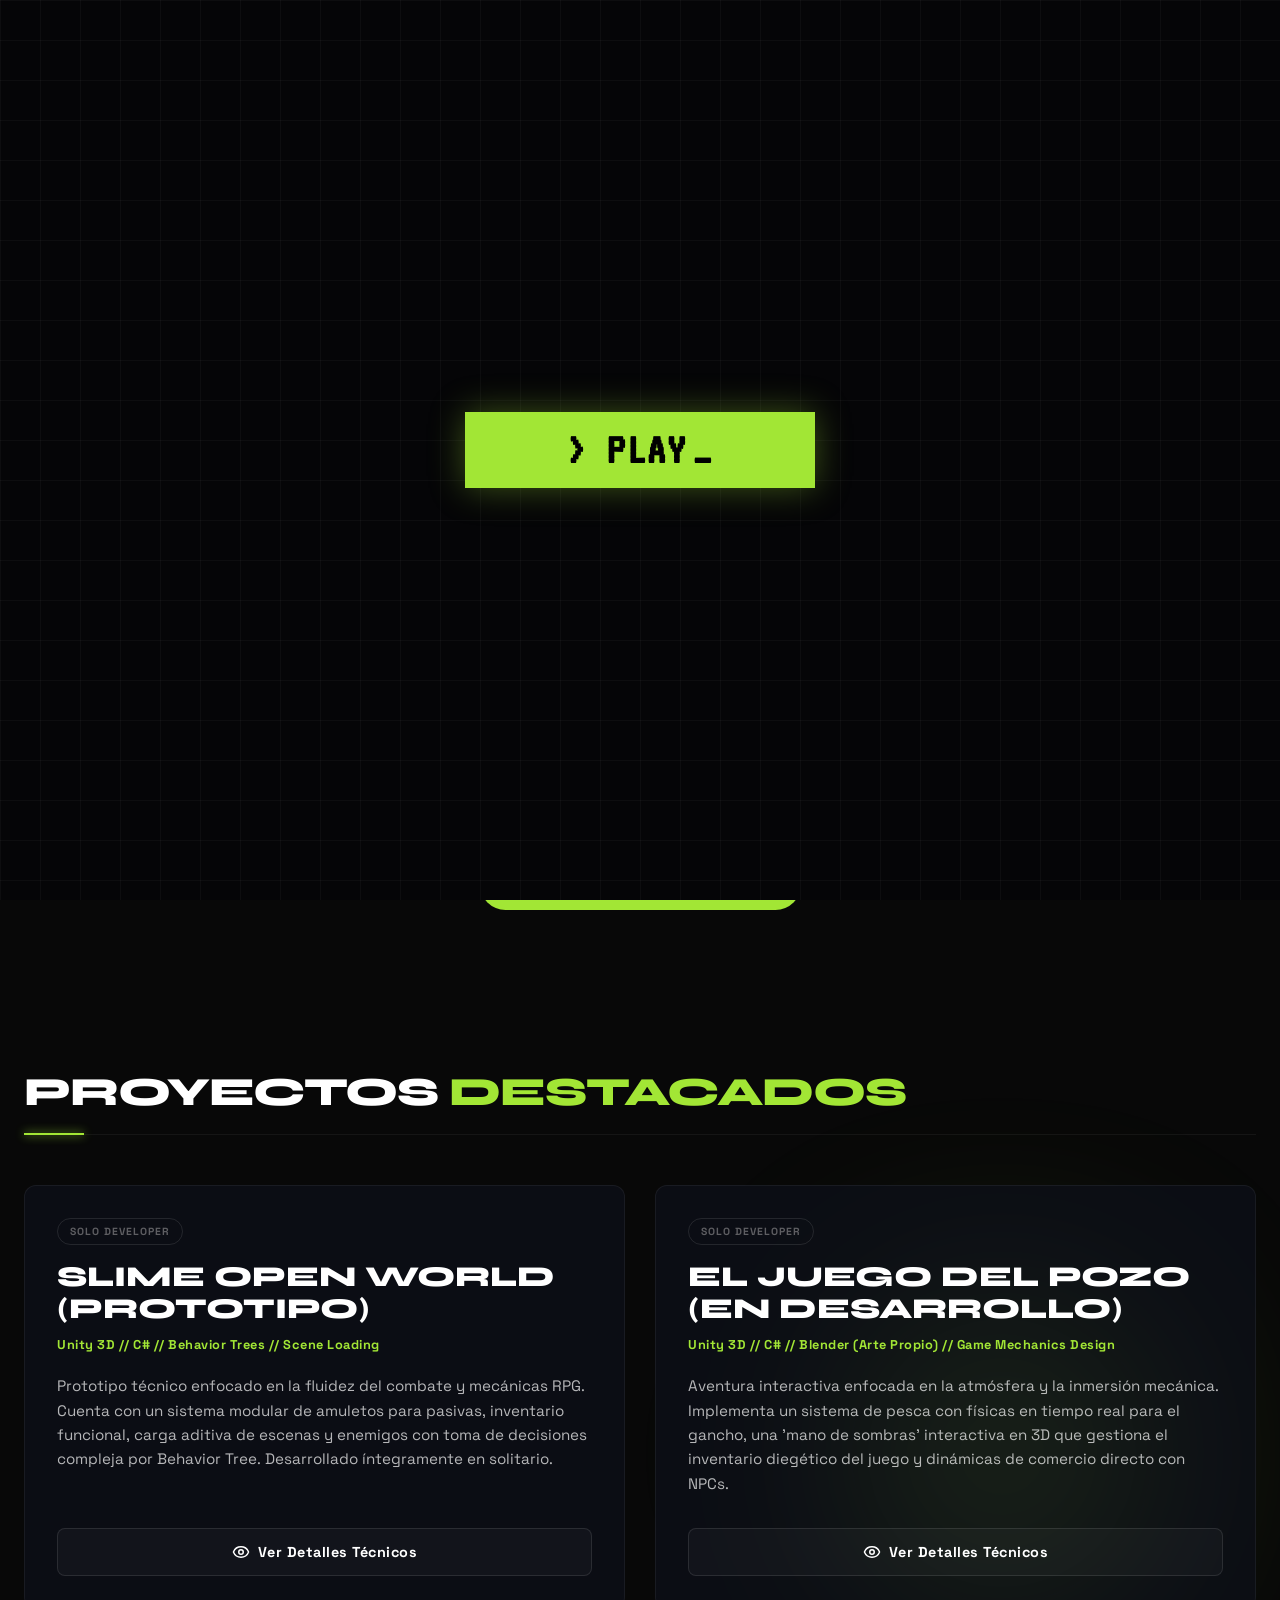
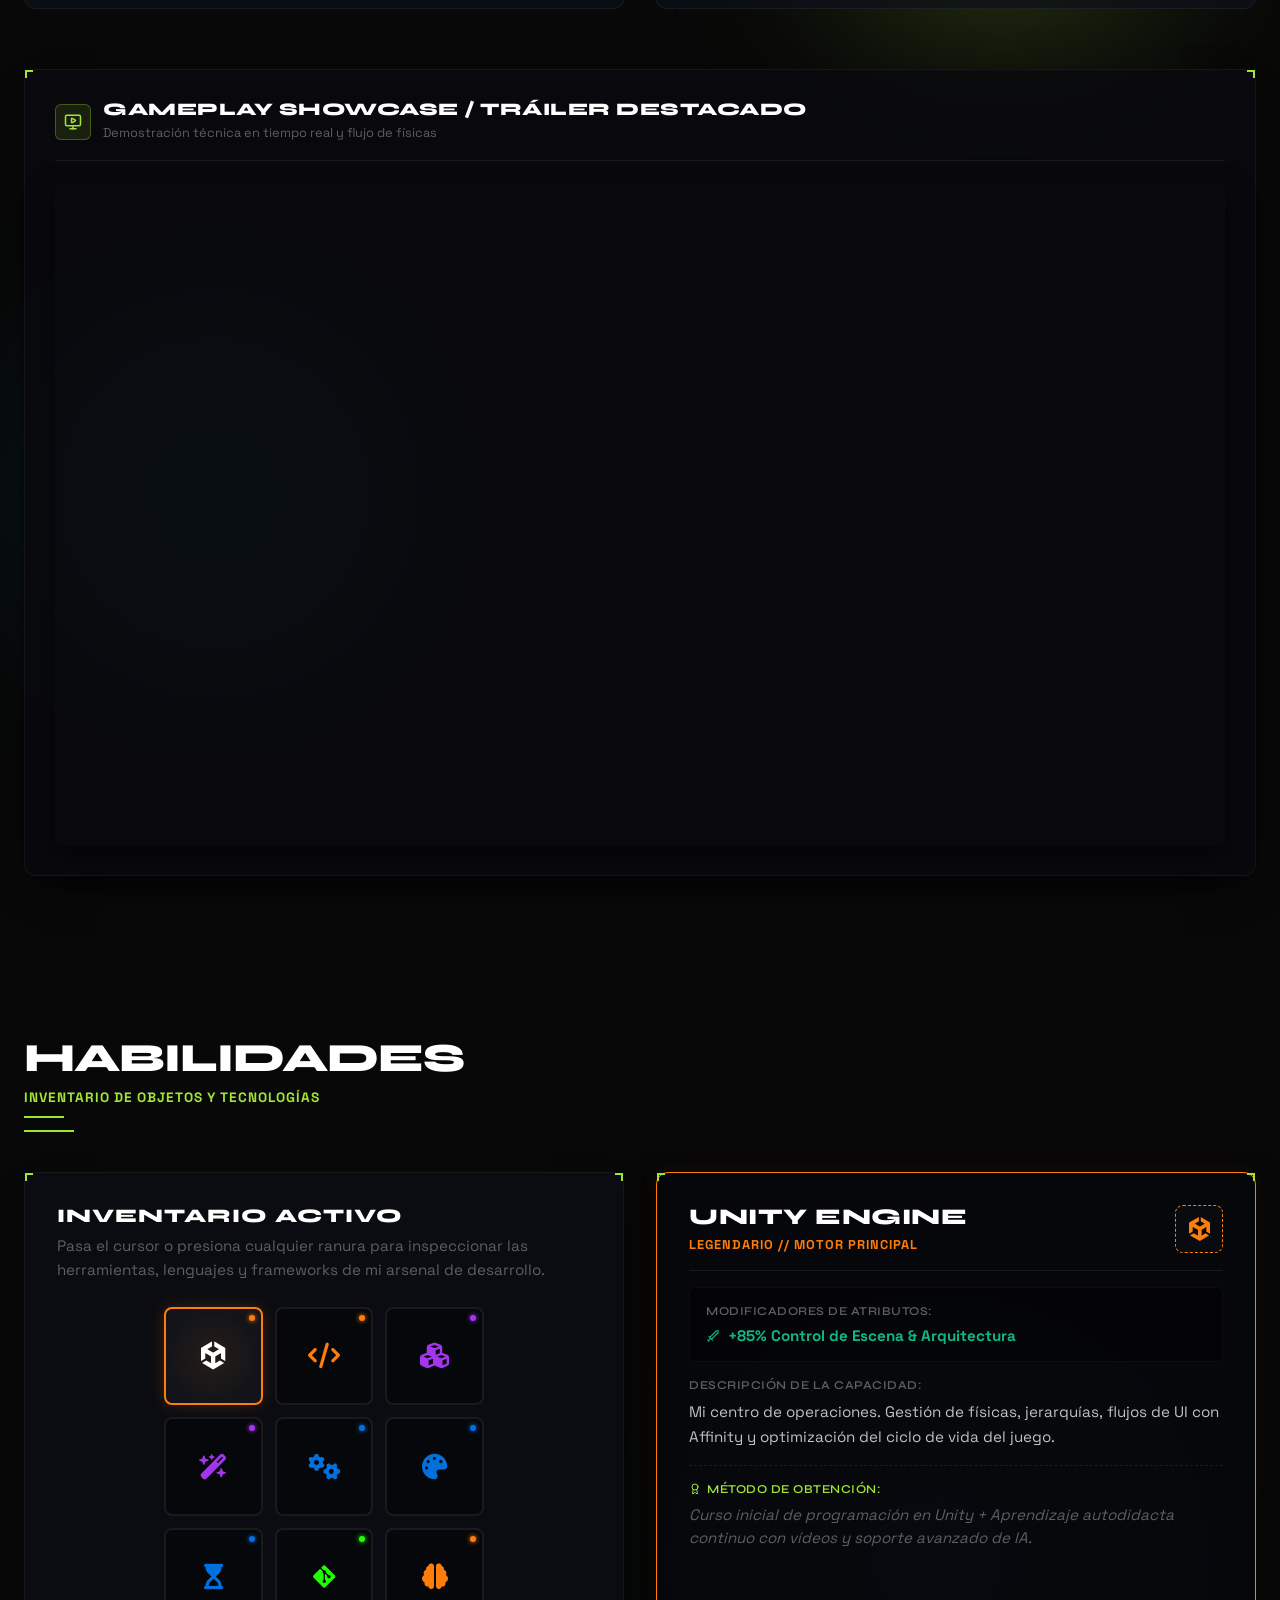
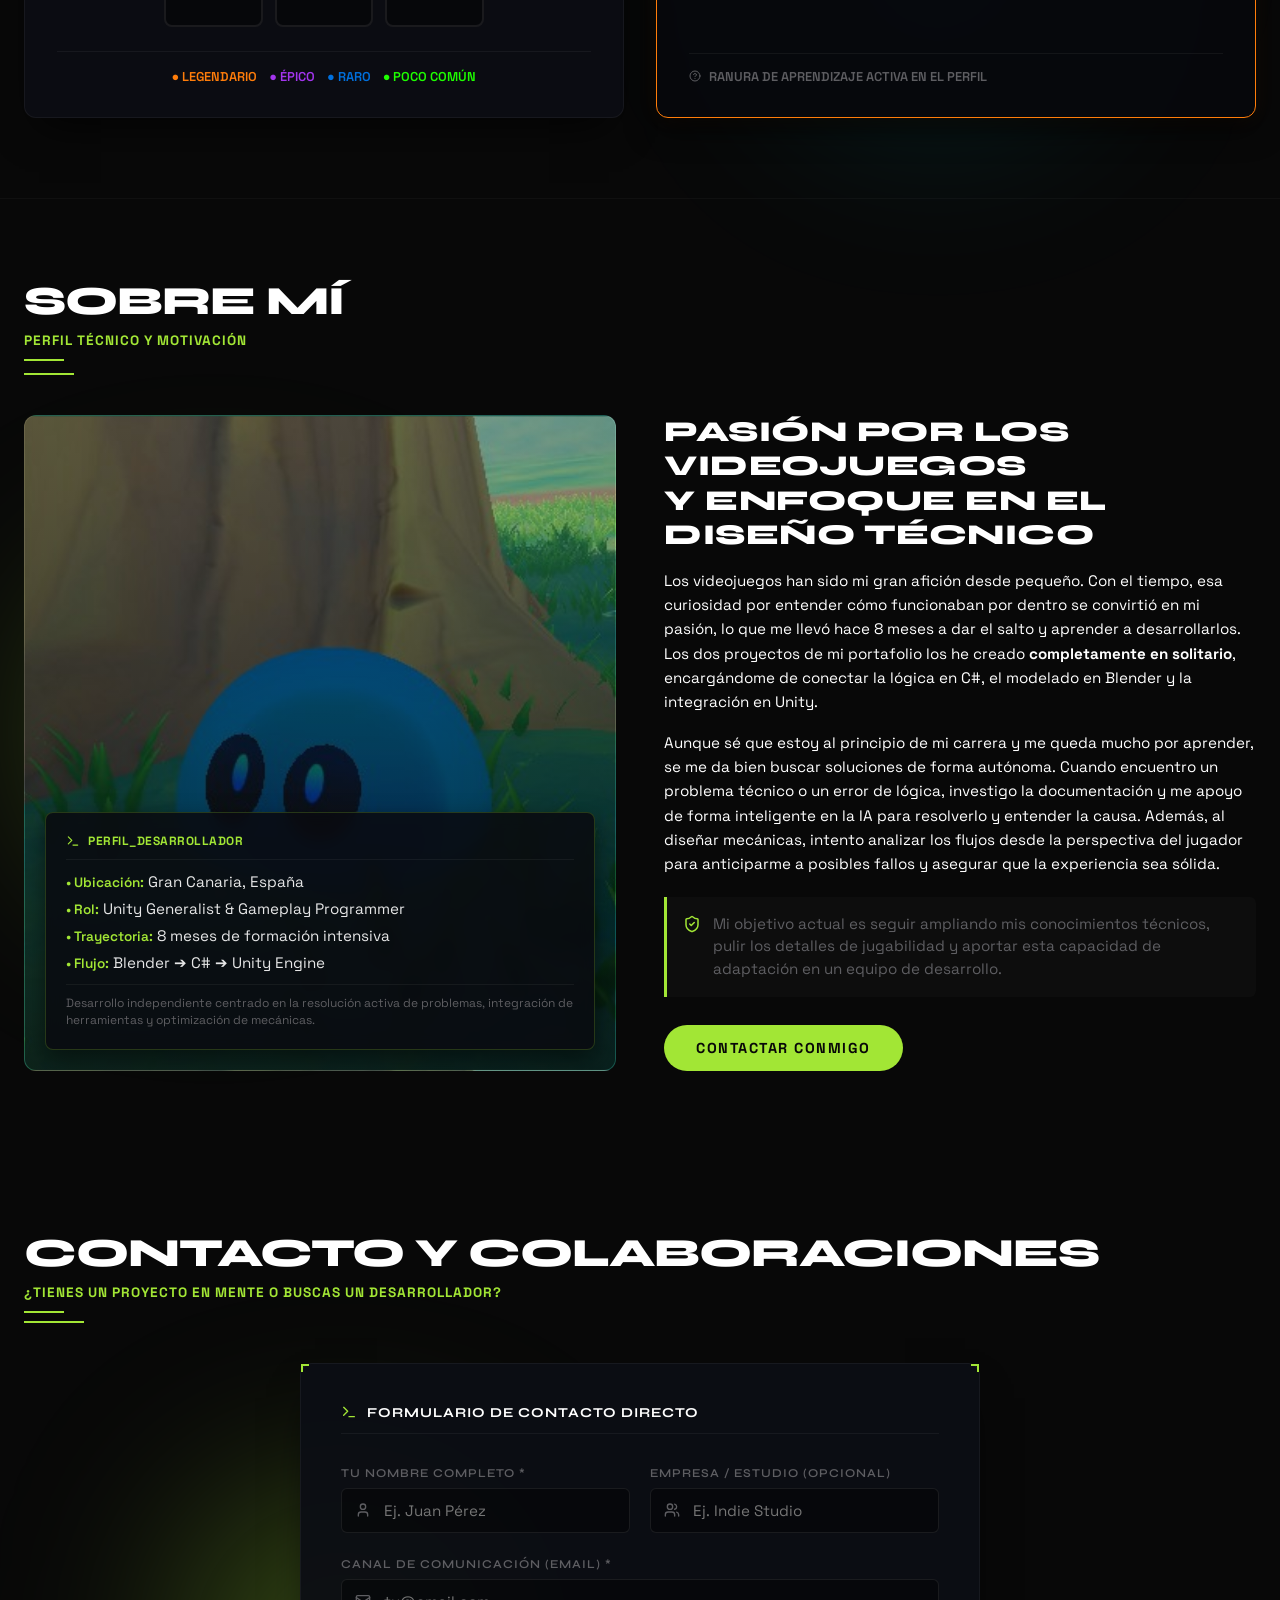
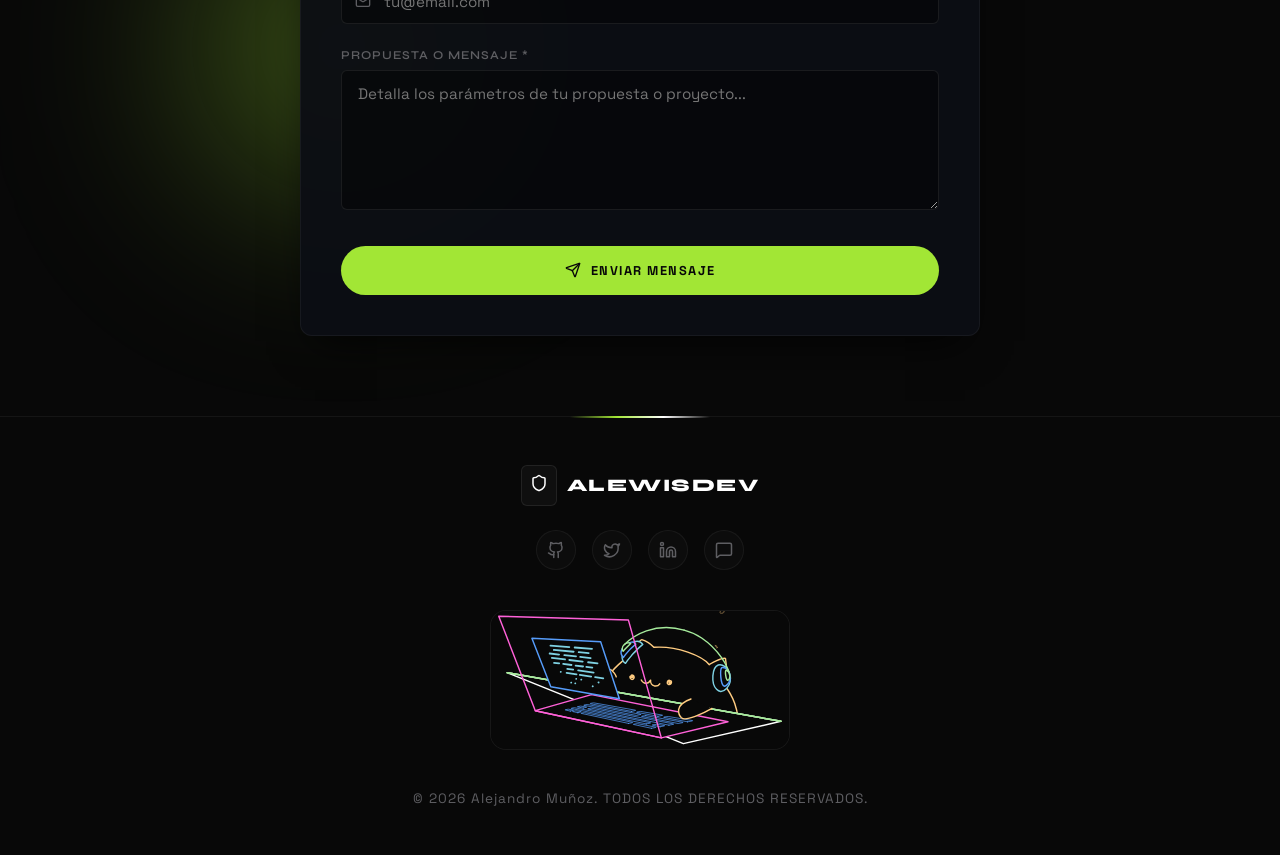
<file: index.html>
<!doctype html>
<html lang="en">
  <head>
    <meta charset="UTF-8" />
    <link rel="icon" type="image/svg+xml" href="/vite.svg" />
    <meta name="viewport" content="width=device-width, initial-scale=1.0" />
    <title>alewisdev // Desarrollador de Videojuegos Indie & Programador Gameplay Junior</title>
    <meta name="description" content="Entra en el hub de alewisdev. Portafolio de desarrollo de videojuegos indie con atributos RPG, misiones completadas e inventario de herramientas." />
    <!-- Google Fonts -->
    <link rel="preconnect" href="https://fonts.googleapis.com">
    <link rel="preconnect" href="https://fonts.gstatic.com" crossorigin>
    <link href="https://fonts.googleapis.com/css2?family=Space+Grotesk:wght@300;400;500;600;700&family=Syne:wght@700;800&family=Russo+One&family=VT323&display=swap" rel="stylesheet">
    <!-- Font Awesome -->
    <link rel="stylesheet" href="https://cdnjs.cloudflare.com/ajax/libs/font-awesome/6.5.2/css/all.min.css" integrity="sha512-SnH5WK+bZxgPHs44uWIX+LLJAJ9/2PkPKZ5QiAj6Ta86w+fsb2TkcmfRyVX3pBnMFcV7oQPJkl9QevSCWr3W6A==" crossorigin="anonymous" referrerpolicy="no-referrer" />
    <script type="module" crossorigin src="/assets/index-CwKR_Vzq.js"></script>
    <link rel="stylesheet" crossorigin href="/assets/index-DcYopaVm.css">
  </head>
  <body>
    <div id="root"></div>
  </body>
</html>
</file>
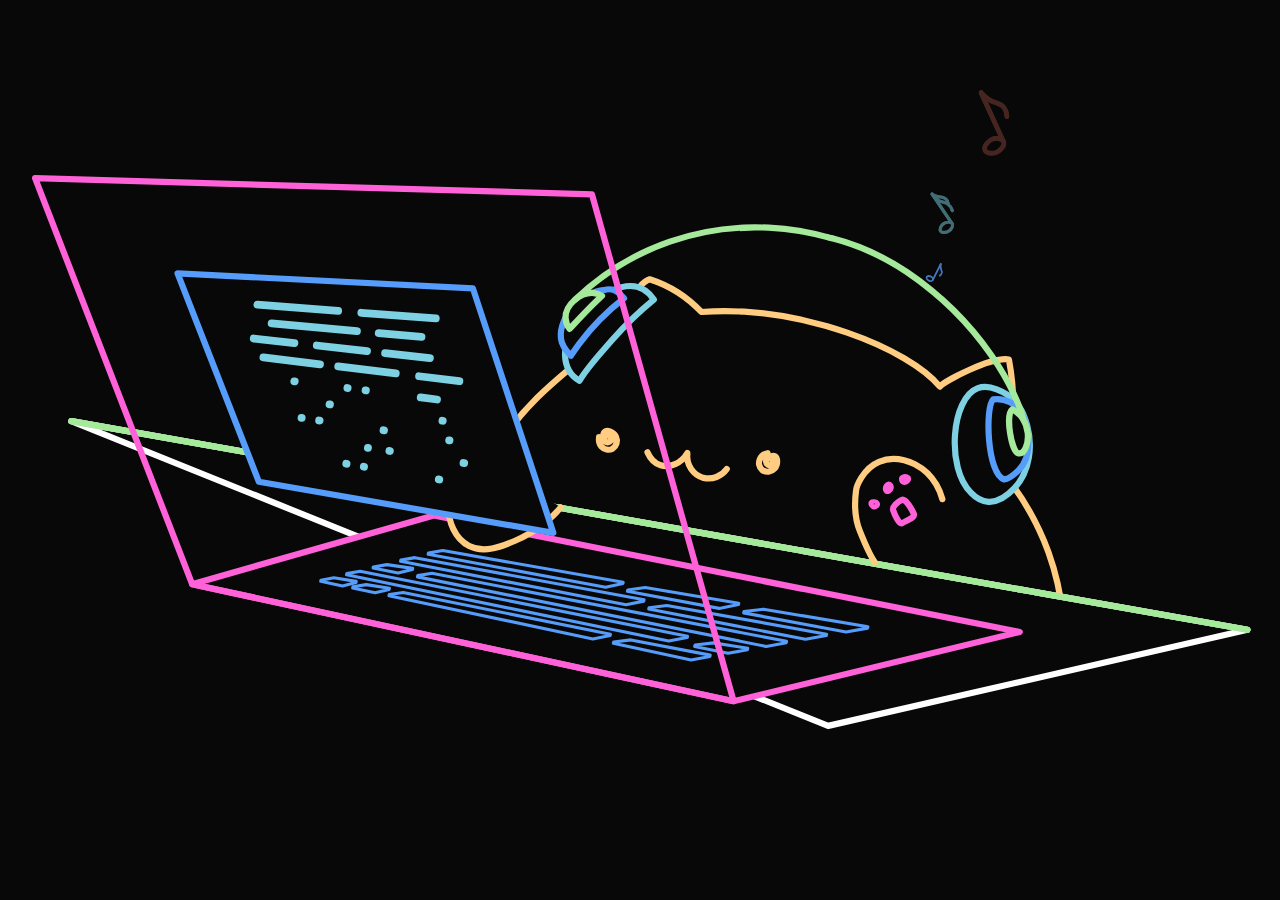
<file: bongo-cat/index.html>
<!DOCTYPE html>
<html lang="es">
<head>
  <meta charset="UTF-8">
  <meta name="viewport" content="width=device-width, initial-scale=1.0">
  <title>Bongo Cat</title>
  <style>
    :root {
      --bg: #080808; /* Matches var(--bg-primary) of the footer theme */
      --green: #a5ea9b;
      --pink: #ff61d8;
      --blue: #569cfa;
      --orange: #ffcc81;
      --cyan: #7ed1e2;
    }

    body {
      height: 100vh;
      width: 100vw;
      background: var(--bg);
      display: flex;
      place-content: center;
      align-items: center;
      overflow: hidden;
      margin: 0;
      padding: 0;
    }

    .container {
      width: 100vw;
      height: 100vh;
      display: flex;
      align-items: center;
      justify-content: center;
    }
    
    .container svg {
      height: 95%;
      width: 95%;
      max-width: 100%;
      max-height: 100%;
      overflow: visible;
    }

    #bongo-cat {
      fill: var(--bg);
      stroke: #ffffff; /* Default stroke color */
      stroke-linecap: round;
      stroke-linejoin: round;
      stroke-width: 4px;
    }
    
    #bongo-cat .laptop-cover,
    #bongo-cat .headphone .band {
      fill: none;
    }
    
    #bongo-cat .paw, 
    #bongo-cat .head {
      stroke: var(--orange);
    }
    
    #bongo-cat .laptop-keyboard {
      stroke-width: 2px;
    }
    
    #bongo-cat .terminal-code {
      stroke-width: 5px;  
    }
    
    #bongo-cat .music .note, 
    #bongo-cat .laptop-base, 
    #bongo-cat .laptop-cover,
    #bongo-cat .paw .pads {
      stroke: var(--pink);   
    }
    
    #bongo-cat .table line,
    #bongo-cat .headphone .band,
    #bongo-cat .headphone .speaker path:nth-child(3) {
      stroke: var(--green);
    }

    #bongo-cat .terminal-frame,
    #bongo-cat .laptop-keyboard,
    #bongo-cat .headphone .speaker path:nth-child(2) {
      stroke: var(--blue);
    }
    
    #bongo-cat .terminal-code,
    #bongo-cat .headphone .speaker path:first-child {
      stroke: var(--cyan);
    }
  </style>
</head>
<body>
  <div class="container">
    <svg xmlns="http://www.w3.org/2000/svg" viewBox="0 0 783.55 354.91">
      <g id="bongo-cat">
        <g class="head">
          <path d="M280.4,221l383.8,62.6a171.4,171.4,0,0,0-9.2-40.5,174,174,0,0,0-28.7-50.5,163.3,163.3,0,0,0,3.2-73.8c-11.6-1.9-42,14.2-44.5,17.5-19.6-24-88.5-52.7-153.7-48.1A78.8,78.8,0,0,0,398,67.1c-9.8,2.9-19,29.7-19.4,33.7a320,320,0,0,0-31.7,23.6c-14,11.8-28.9,24.4-42.5,44.3A173,173,0,0,0,280.4,221Z" />
          <path d="M396.6,178.6c.4.9,2.7,6.5,8.5,8.4s13.4-1.2,17.2-7.9c-.9,7.5,3.8,14.3,10.4,16a14.4,14.4,0,0,0,15-5.7" />
          <path d="M474,179.2a6.6,6.6,0,0,0-4.9,3.6,6,6,0,0,0,1.5,7.3,6,6,0,0,0,7.9-1c2.3-2.6,2-7,.2-8s-5.9,1.6-5.7,3.5,1.9,2.8,3.2,2.3,1.1-2.2,1.1-2.3" />
          <path d="M365.4,168.9c0,.3-.8,3.6,1.5,6a5.9,5.9,0,0,0,7.2,1.4,6.1,6.1,0,0,0,2.2-7.7c-1.5-3.1-5.7-4.5-7.3-3.2s-.8,6,1,6.6,3.3-.7,3.3-2.1-1.5-1.8-1.6-1.9" />
          <g class="headphone headphone-right">
            <g class="speaker">
              <path d="M400.7,80.2c-14.1-20.8-40.2.3-50.7,15-8.7,12.2-9.7,30.3,2.8,37.3,5.4-9,11.8-15.6,21-26.2A214.1,214.1,0,0,1,400.7,80.2Z" />
              <path d="M381.5,79.4c-6.6-7.5-9.6-5.8-12.3-5.5-16.3,1.3-32,20.3-27.8,33.9a21.8,21.8,0,0,0,5.9,8.5c1.7-2.6,3.5-5.1,5.4-7.7A150.7,150.7,0,0,1,381.5,79.4Z" />
              <path d="M367.3,77.8a13.1,13.1,0,0,0-5.1-1.8c-8.5-.9-18.7,7.5-18.4,16.1a12.8,12.8,0,0,0,2.6,7c3.1-3.3,6.3-6.8,9.6-10.2S363.6,81.3,367.3,77.8Z" />
            </g>
            <path class="band" d="M515,40.6c-15.9-4.6-57-14.1-104,2.3a166.9,166.9,0,0,0-60.9,37.3" />
          </g>
        </g>
        <g class="music music-right">
          <g class="note">
            <g>
              <path d="M368.5,46.5c.5,2.1,1.2,3.5,3.8,6.3s5.1,4.3,6.5,7.2a11.1,11.1,0,0,1,.7,2,10.5,10.5,0,0,1-.7,6.5" />
              <path d="M368.5,46.5a20.8,20.8,0,0,0,2.4,11.7c2.3,4.4,5,5.4,6.8,9.5a17.5,17.5,0,0,1,.4,11" />
              <line x1="368.5" y1="47.7" x2="368.5" y2="92.8" />
              <path d="M368.5,92.8c.1-3.1-4.7-6.3-9-6.3s-8.7,2.7-8.7,5.8,4.8,5.7,8.7,5.8S368.3,95.8,368.5,92.8Z" />
            </g>
            <g>
              <path d="M368.5,46.5c.5,2.1,1.2,3.5,3.8,6.3s5.1,4.3,6.5,7.2a11.1,11.1,0,0,1,.7,2,10.5,10.5,0,0,1-.7,6.5" />
              <path d="M368.5,46.5a20.8,20.8,0,0,0,2.4,11.7c2.3,4.4,5,5.4,6.8,9.5a17.5,17.5,0,0,1,.4,11" />
              <line x1="368.5" y1="47.7" x2="368.5" y2="92.8" />
              <path d="M368.5,92.8c.1-3.1-4.7-6.3-9-6.3s-8.7,2.7-8.7,5.8,4.8,5.7,8.7,5.8S368.3,95.8,368.5,92.8Z" />
            </g>
          </g>
          <g class="note">
            <g>
              <polyline points="350 81.7 350 43.5 382.7 50.7 382.7 89.5" />
              <path d="M350,82.3c0-3.1-4.5-5.7-8.2-5.9s-9.3,2.8-9.2,6,4.7,5.7,8.6,5.7S349.9,85.5,350,82.3Z" />
              <path d="M382.7,89.9c0-3.1-4.4-5.7-8.2-5.8s-9.3,2.7-9.2,5.9,4.7,5.7,8.7,5.7S382.7,93.1,382.7,89.9Z" />
            </g>
            <g>
              <polyline points="350 81.7 350 43.5 382.7 50.7 382.7 89.5" />
              <path d="M350,82.3c0-3.1-4.5-5.7-8.2-5.9s-9.3,2.8-9.2,6,4.7,5.7,8.6,5.7S349.9,85.5,350,82.3Z" />
              <path d="M382.7,89.9c0-3.1-4.4-5.7-8.2-5.8s-9.3,2.7-9.2,5.9,4.7,5.7,8.7,5.7S382.7,93.1,382.7,89.9Z" />
            </g>
          </g>
          <g class="note">
            <polyline points="388.2 73.6 388.2 34.6 354.9 42.6 354.9 82.4" />
            <path d="M388.2,74.1c0-3-4.4-5.6-8.1-5.8s-9.2,2.8-9.1,6,4.6,5.6,8.6,5.6S388.2,77.3,388.2,74.1Z" />
            <path d="M354.9,81.9c0-3.1-4.4-5.7-8.2-5.9s-9.3,2.8-9.2,6,4.7,5.7,8.7,5.7S354.9,85.1,354.9,81.9Z" />
            <line x1="354.9" y1="48.4" x2="388.2" y2="40.3" />
            <line x1="354.9" y1="54.6" x2="388.2" y2="47" />
          </g>
          <g class="note">
            <g>
              <path d="M371.8,79.5c0-3.1-4.5-5.8-8.3-5.9s-9.3,2.8-9.2,6,4.7,5.7,8.7,5.7S371.8,82.7,371.8,79.5Z" />
              <line x1="371.8" y1="79.5" x2="371.8" y2="33.3" />
              <path d="M371.8,33.4a26.6,26.6,0,0,0,3.6,7.8c3.7,5.7,7.6,7,8.8,11.6.5,1.7.7,4.4-.9,8.3" />
            </g>
            <g>
              <path d="M371.8,79.5c0-3.1-4.5-5.8-8.3-5.9s-9.3,2.8-9.2,6,4.7,5.7,8.7,5.7S371.8,82.7,371.8,79.5Z" />
              <line x1="371.8" y1="79.5" x2="371.8" y2="33.3" />
              <path d="M371.8,33.4a26.6,26.6,0,0,0,3.6,7.8c3.7,5.7,7.6,7,8.8,11.6.5,1.7.7,4.4-.9,8.3" />
            </g>
          </g>
        </g>
        <g class="table">
          <polygon points="25.3 158.5 783.2 293 513 354.9 25.3 158.5" />
          <line x1="25.3" y1="158.5" x2="783.2" y2="293" fill="none" stroke="#8d00fc" stroke-miterlimit="10" stroke-width="4" />
          <line x1="783.2" y1="293" x2="25.3" y2="158.5" fill="none" />
        </g>
        <polygon class="laptop-base" points="103.2 263.6 258.9 219.3 636.5 294.4 452.1 339 103.2 263.6" />
        <g class="laptop-keyboard">
          <polygon points="369.6 265.6 255.3 244.3 255.5 243.5 264.7 241.9 380.9 262.3 380.8 263.1 369.6 265.6" />
          <polygon points="235.9 256.4 219.8 253.2 219.9 252.5 228.7 251 245.3 253.4 245.1 254.2 235.9 256.4" />
          <polygon points="473.1 303.7 248.4 258.9 248.6 258.1 257.7 256.6 486.2 300.4 486 301.3 473.1 303.7" />
          <polygon points="410.3 300.2 202.7 257.5 202.9 256.8 211.4 255.3 422.4 297.1 422.2 298 410.3 300.2" />
          <polygon points="448.5 308.1 427 303.7 427.3 302.8 439.2 301.4 461.2 304.9 461 305.8 448.5 308.1" />
          <polygon points="200.1 264.7 186 261.7 186.2 261 194.5 259.5 208.9 261.8 208.8 262.5 200.1 264.7" />
          <polygon points="221.1 269.1 206.6 266.1 206.8 265.3 215.4 263.9 230.3 266.2 230.1 267 221.1 269.1" />
          <polygon points="361.4 298.9 230 271 230.2 270.3 239.2 268.9 372.7 295.9 372.5 296.7 361.4 298.9" />
          <polygon points="442.8 279.2 383.7 268.2 383.9 267.3 395.1 265.7 455.4 275.9 455.2 276.7 442.8 279.2" />
          <polygon points="524.6 294.4 458.6 282.1 458.8 281.2 471.3 279.7 538.6 291 538.4 291.9 524.6 294.4" />
          <polygon points="424.7 312.4 374.6 301.7 374.8 300.9 385.9 299.5 437 309.3 436.8 310.2 424.7 312.4" />
          <polygon points="409.1 277.3 397.6 278.8 397.4 279.6 498.4 299.1 511.8 296.7 512 295.8 409.1 277.3" />
          <polygon points="394.2 274.5 394.4 273.6 246.7 246.5 237.7 248.1 237.5 248.8 382.8 276.8 394.2 274.5" />
        </g>
        <g class="paw paw-right">
          <path class="down" d="M289.1,181.7c-12.1,9.8-20.6,20.7-20.7,32.1-.2,9,3.8,20.4,13.3,25.2s20.1.6,29.6-3.4c13.4-5.7,23.9-14.6,29.4-21.5" />
          <g class="up">
            <path d="M327.3,170c-.4-1.4-6.3-18.8-23.5-23.5-.8-.2-18.6-4.7-28.9,6.3-8.4,9.1-6,22.5-4.6,30.2a54.3,54.3,0,0,0,8.1,19.9" />
            <g class="pads">
              <path d="M297.2,154.8c1-.5,2.7-.1,3,.6s-1.4,2.4-2.6,2.1a1.6,1.6,0,0,1-1.1-1.2A1.6,1.6,0,0,1,297.2,154.8Z" />
              <path d="M285.8,159.4c.3-.4,1-1.1,1.7-.8s.9,1.4.8,2.2-1.8,2.1-2.5,1.5S285.2,160.4,285.8,159.4Z" />
              <path d="M276.9,171c.5-.4,2.7-.3,3.2.6s-.6,1.8-1.4,1.8S276.2,171.6,276.9,171Z" />
              <path d="M296.4,168.6c2.3-.9,6.4,6.3,7.6,9s-5.2,4.5-7.4,6-5.1-6-5.9-8.3S293.7,169.8,296.4,168.6Z" />
            </g>
          </g>
        </g>
        <polygon class="terminal-frame" points="93.8 63.3 284.1 73 335.9 230.5 146.2 197.6 93.8 63.3" />
        <g class="terminal-code">
          <line x1="260.2" y1="92.3" x2="212.2" y2="88.7" />
          <line x1="197.3" y1="87.5" x2="145.2" y2="83.5" />
          <line x1="251" y1="104.2" x2="223.4" y2="101.8" />
          <line x1="209.4" y1="100.5" x2="154.4" y2="95.6" />
          <line x1="256.4" y1="117.9" x2="227.5" y2="114.7" />
          <line x1="215.9" y1="113.4" x2="183.5" y2="109.8" />
          <line x1="169.1" y1="108.2" x2="142.9" y2="105.3" />
          <line x1="275.4" y1="132.8" x2="249.4" y2="129.6" />
          <line x1="234.4" y1="127.8" x2="197.3" y2="123.3" />
          <line x1="185.6" y1="121.9" x2="149.1" y2="117.5" />
          <line x1="261" y1="144.6" x2="244.5" y2="142.5" />
          <line x1="235.5" y1="141.3" x2="214.9" y2="138.7" />
          <line x1="203.4" y1="137.2" x2="180.4" y2="134.3" />
          <line x1="169.3" y1="132.9" x2="155.1" y2="131.1" />
          <line x1="264.7" y1="158.3" x2="221.9" y2="152.1" />
          <line x1="208.2" y1="150.1" x2="191.7" y2="147.7" />
          <line x1="291.3" y1="174.3" x2="268.8" y2="170.9" />
          <line x1="257.8" y1="169.2" x2="226.5" y2="164.4" />
          <line x1="217.3" y1="163" x2="185" y2="158.1" />
          <line x1="173.8" y1="156.4" x2="152.9" y2="153.2" />
          <line x1="278.5" y1="185.6" x2="257.3" y2="182.2" />
          <line x1="243.8" y1="179.9" x2="230.3" y2="177.7" />
          <line x1="216.5" y1="175.8" x2="196.7" y2="172.5" />
          <line x2="262.1" y2="196.1" x1="280.5" y1="199.2" />
          <line x2="213.8" y2="187.9" x1="251.1" y1="194.2" />
          <line x2="180.8" y2="182.3" x1="202.7" y1="186" />
        </g>
        <polygon class="laptop-cover" points="103.2 263.6 452.1 339 360.8 12.4 2 2 103.2 263.6" />
        <g class="paw paw-left">
          <g class="up">
            <path d="M586.6,208.8c-.6-2.3-4.2-15.6-17.2-22.2-2.7-1.3-12.8-6.4-23.6-1.8s-14.6,16.5-14.8,18.4c-1.2,9-.7,18.4,2.4,26.1,2.4,6,7.5,17.2,9.7,20.2" />
            <g class="pads">
              <path d="M561.4,194.9a2.7,2.7,0,0,1,3,.5c.4,1-1.4,2.4-2.6,2.2a1.5,1.5,0,0,1-1.1-1.3A1.2,1.2,0,0,1,561.4,194.9Z" />
              <path d="M550.7,200.4c.4-.5,1.1-1.1,1.7-.8a2,2,0,0,1,.8,2.2c-.3,1.2-1.8,2-2.5,1.5S550.1,201.3,550.7,200.4Z" />
              <path d="M541.1,211.1c.5-.4,2.7-.4,3.2.5s-.6,1.8-1.5,1.9S540.4,211.6,541.1,211.1Z" />
              <path d="M560.6,209.2c2.3-.9,6.4,6.3,7.6,9s-5.3,4.5-7.4,6-5.1-6-5.9-8.3S557.9,210.4,560.6,209.2Z" />
            </g>
          </g>
          <path class="down" d="M534.1,231.4c-19.7,6-32.9,18.4-34.2,29.1a30.1,30.1,0,0,0,1.7,14.1,24.8,24.8,0,0,0,6.1,8.8c6,5.1,16.8,4,38-3.9a288.7,288.7,0,0,0,46.5-22.1" />
        </g>
        <g class="headphone headphone-left">
          <g class="speaker">
            <path d="M609.5,137.3c-17.1,6.3-20.7,51.4-4.5,67.3,1.4,1.5,5.5,5.5,11.3,5.9,8.2.5,14.5-6.3,16.9-8.9,10.1-11,11.5-27.5,8.1-40.1-1.4-4.8-3.9-14-12.7-19.9C627.4,140.8,617.7,134.3,609.5,137.3Z" />
            <path d="M626.5,196.1c2.7-.4,5.9-2.6,9.3-6,6.6-6.6,6.8-16.6,5.8-24s-4.2-16.1-11.3-19.7a18.7,18.7,0,0,0-10.9-1.9C614,149.3,615.3,192.6,626.5,196.1Z" />
            <path d="M631.6,151c-4.5,3.3-.5,27.1,3.8,28.2s6.9-6.6,6.2-13.1S637.4,153.5,631.6,151Z" />
          </g>
          <path class="band" d="M638.9,157.7c-4-16.8-25.9-61.9-75.3-95.3A155.5,155.5,0,0,0,515,40.6" />
        </g>
        <g class="music music-left">
          <g class="note">
            <g>
              <path d="M633.3,119.9c.6,2,1.3,3.5,3.8,6.3s5.2,4.3,6.5,7.2a6.9,6.9,0,0,1,.7,1.9,10.2,10.2,0,0,1-.7,6.6" />
              <path d="M633.3,119.9a23,23,0,0,0,2.4,11.7c2.4,4.3,5.1,5.4,6.8,9.5a16.9,16.9,0,0,1,.5,11" />
              <line x1="633.3" y1="121.1" x2="633.3" y2="166.2" />
              <path d="M633.3,166.2c.2-3.2-4.6-6.3-8.9-6.3s-8.7,2.6-8.7,5.7,4.7,5.7,8.7,5.8S633.1,169.2,633.3,166.2Z" />
            </g>
            <g>
              <path d="M633.3,119.9c.6,2,1.3,3.5,3.8,6.3s5.2,4.3,6.5,7.2a6.9,6.9,0,0,1,.7,1.9,10.2,10.2,0,0,1-.7,6.6" />
              <path d="M633.3,119.9a23,23,0,0,0,2.4,11.7c2.4,4.3,5.1,5.4,6.8,9.5a16.9,16.9,0,0,1,.5,11" />
              <line x1="633.3" y1="121.1" x2="633.3" y2="166.2" />
              <path d="M633.3,166.2c.2-3.2-4.6-6.3-8.9-6.3s-8.7,2.6-8.7,5.7,4.7,5.7,8.7,5.8S633.1,169.2,633.3,166.2Z" />
            </g>
          </g>
          <g class="note">
            <g>
              <polyline points="614.8 155 614.8 116.8 647.5 124 647.5 162.9" />
              <path d="M614.8,155.7c0-3.1-4.4-5.7-8.2-5.9s-9.2,2.8-9.2,6,4.7,5.6,8.7,5.6S614.8,158.8,614.8,155.7Z" />
              <path d="M647.5,163.3c.1-3.1-4.4-5.7-8.2-5.9s-9.2,2.8-9.1,6,4.7,5.7,8.6,5.7S647.5,166.5,647.5,163.3Z" />
            </g>
            <g>
              <polyline points="614.8 155 614.8 116.8 647.5 124 647.5 162.9" />
              <path d="M614.8,155.7c0-3.1-4.4-5.7-8.2-5.9s-9.2,2.8-9.2,6,4.7,5.6,8.7,5.6S614.8,158.8,614.8,155.7Z" />
              <path d="M647.5,163.3c.1-3.1-4.4-5.7-8.2-5.9s-9.2,2.8-9.1,6,4.7,5.7,8.6,5.7S647.5,166.5,647.5,163.3Z" />
            </g>
          </g>
          <g class="note">
            <polyline points="646.5 148.5 646.5 109.4 613.2 117.4 613.2 157.2" />
            <path d="M646.5,149c0-3.1-4.4-5.7-8.1-5.8s-9.2,2.7-9.1,5.9,4.7,5.6,8.6,5.6S646.5,152.1,646.5,149Z" />
            <path d="M613.2,156.7c.1-3.1-4.4-5.7-8.2-5.8s-9.3,2.7-9.2,6,4.7,5.6,8.7,5.6S613.2,159.9,613.2,156.7Z" />
            <line x1="613.2" y1="123.2" x2="646.5" y2="115.1" />
            <line x1="613.2" y1="129.4" x2="646.5" y2="121.8" />
          </g>
          <g class="note">
            <g>
              <path d="M636.6,152.9c0-3.2-4.4-5.8-8.2-5.9s-9.3,2.8-9.3,6,4.8,5.7,8.7,5.7S636.6,156.1,636.6,152.9Z" />
              <line x1="636.6" y1="152.9" x2="636.6" y2="106.6" />
              <path d="M636.6,106.8a33.2,33.2,0,0,0,3.6,7.8c3.8,5.7,7.6,6.9,8.9,11.5a13.3,13.3,0,0,1-.9,8.4" />
            </g>
            <g>
              <path d="M636.6,152.9c0-3.2-4.4-5.8-8.2-5.9s-9.3,2.8-9.3,6,4.8,5.7,8.7,5.7S636.6,156.1,636.6,152.9Z" />
              <line x1="636.6" y1="152.9" x2="636.6" y2="106.6" />
              <path d="M636.6,106.8a33.2,33.2,0,0,0,3.6,7.8c3.8,5.7,7.6,6.9,8.9,11.5a13.3,13.3,0,0,1-.9,8.4" />
            </g>
          </g>
        </g>
      </g>
    </svg>
  </div>

  <script src="https://cdnjs.cloudflare.com/ajax/libs/gsap/3.12.2/gsap.min.js"></script>
  <script>
    const ID = "bongo-cat";
    const s = (selector) => `#${ID} ${selector}`;
    const notes = document.querySelectorAll(".note");

    for (let note of notes) {
      note?.parentElement?.appendChild(note.cloneNode(true));
      note?.parentElement?.appendChild(note.cloneNode(true));
    }

    const music = { note: s(".music .note") };
    const cat = {
      pawRight: {
        up: s(".paw-right .up"),
        down: s(".paw-right .down"),
      },
      pawLeft: {
        up: s(".paw-left .up"),
        down: s(".paw-left .down"),
      },
    };

    const style = getComputedStyle(document.documentElement);

    const green = style.getPropertyValue("--green");
    const pink = style.getPropertyValue("--pink");
    const blue = style.getPropertyValue("--blue");
    const orange = style.getPropertyValue("--orange");
    const cyan = style.getPropertyValue("--cyan");

    gsap.set(music.note, { scale: 0, autoAlpha: 1 });

    const animatePawState = (selector) =>
      gsap.fromTo(
        selector,
        { autoAlpha: 0 },
        {
          autoAlpha: 1,
          duration: 0.01,
          repeatDelay: 0.19,
          yoyo: true,
          repeat: -1,
        }
      );

    const tl = gsap.timeline();

    tl.add(animatePawState(cat.pawLeft.up), "start")
      .add(animatePawState(cat.pawRight.down), "start")
      .add(animatePawState(cat.pawLeft.down), "start+=0.19")
      .add(animatePawState(cat.pawRight.up), "start+=0.19")
      .timeScale(1.6);

    // Free, robust line-drawing replacement for drawSVG
    gsap.fromTo(".terminal-code line",
      {
        strokeDashoffset: (i, el) => el.getTotalLength(),
        strokeDasharray: (i, el) => el.getTotalLength()
      },
      {
        strokeDashoffset: 0,
        duration: 0.1,
        stagger: 0.1,
        ease: "none",
        repeat: -1
      }
    );

    const noteElFn = gsap.utils.pipe(gsap.utils.toArray, gsap.utils.shuffle);
    const noteEls = noteElFn(music.note);

    const numNotes = noteEls.length / 3;
    const notesG1 = noteEls.splice(0, numNotes);
    const notesG2 = noteEls.splice(0, numNotes);
    const notesG3 = noteEls;

    const colorizer = gsap.utils.random([green, pink, blue, orange, cyan, "#a3a4ec", "#67b5c0", "#fd7c6e"], true);
    const rotator = gsap.utils.random(-50, 50, 1, true);
    const dir = (amt) => `${gsap.utils.random(["-", "+"])}=${amt}`;

    const animateNotes = (els) => {
      els.forEach((el) => {
        gsap.set(el, {
          stroke: colorizer(),
          rotation: rotator(),
          x: gsap.utils.random(-25, 25, 1),
        });
      });

      return gsap.fromTo(
        els,
        {
          autoAlpha: 1,
          y: 0,
          scale: 0,
        },
        {
          duration: 2,
          autoAlpha: 0,
          scale: 1,
          ease: "none",
          stagger: {
            from: "random",
            each: 0.5,
          },
          rotation: dir(gsap.utils.random(20, 30, 1)),
          x: dir(gsap.utils.random(40, 60, 1)),
          y: gsap.utils.random(-200, -220, 1),
          onComplete: () => animateNotes(els),
        }
      );
    };

    tl.add(animateNotes(notesG1)).add(animateNotes(notesG2), ">0.05").add(animateNotes(notesG3), ">0.25");
  </script>
</body>
</html>
</file>
<file: assets/index-DcYopaVm.css>
:root{--bg-primary:#080808;--bg-secondary:#0d0d0e;--bg-tertiary:#121214;--bg-glass:#0d0d0ed9;--primary:#a2e635;--primary-glow:#a2e63559;--primary-hover:#bef264;--secondary:#fff;--secondary-glow:#ffffff26;--accent:#84cc16;--accent-glow:#84cc164d;--text-main:#9f9f9f;--text-light:#fff;--text-muted:#5e5e62;--border-color:#ffffff0d;--border-glow:#a2e63526;--font-title:"Syne", sans-serif;--font-subtitle:"Space Grotesk", sans-serif;--font-body:"Space Grotesk", sans-serif;--transition:all .3s cubic-bezier(.25, .8, .25, 1);--transition-fast:all .15s ease-out;--lightningcss-light: ;--lightningcss-dark:initial;color-scheme:dark}*{box-sizing:border-box;margin:0;padding:0}html{scroll-behavior:smooth;font-family:var(--font-body);background-color:var(--bg-primary);color:var(--text-main);overflow-x:hidden}body{background-image:radial-gradient(circle at 80% 20%,#a2e6350a 0%,#0000 50%),radial-gradient(circle at 10% 80%,#a2e63508 0%,#0000 50%);background-attachment:fixed;min-height:100vh;position:relative}::-webkit-scrollbar{width:6px}::-webkit-scrollbar-track{background:var(--bg-primary)}::-webkit-scrollbar-thumb{background:#1c1c1f;border-radius:3px}::-webkit-scrollbar-thumb:hover{background:var(--primary)}h1,h2,h3,h4,h5,h6{font-family:var(--font-title);color:var(--text-light);text-transform:uppercase;font-weight:800;line-height:1.1}p{color:var(--text-main);line-height:1.6}a{color:inherit;transition:var(--transition);text-decoration:none}.container{width:100%;max-width:1300px;margin:0 auto;padding:0 24px}.section{padding:100px 0;position:relative}.section-header{margin-bottom:50px;position:relative}.section-title{letter-spacing:-1px;font-size:3rem;font-weight:800;font-family:var(--font-title);margin-bottom:6px}.section-subtitle{font-family:var(--font-subtitle);letter-spacing:2px;color:var(--primary);text-transform:uppercase;padding-bottom:12px;font-size:.85rem;font-weight:700;display:inline-block;position:relative}.section-subtitle:after{content:"";background-color:var(--primary);width:40px;height:2px;position:absolute;bottom:0;left:0}.circle-btn{width:40px;height:40px;color:var(--text-light);cursor:pointer;transition:var(--transition);background:0 0;border:1px solid #ffffff14;border-radius:50%;justify-content:center;align-items:center;display:flex}.circle-btn:hover{border-color:var(--primary);color:var(--primary);background:#a2e63514;transform:scale(1.05)}.glass-card{background:var(--bg-glass);border:1px solid var(--border-color);transition:var(--transition);border-radius:8px;padding:30px;position:relative;box-shadow:0 20px 40px -15px #000c}.glass-card:hover{border-color:#a2e63533;box-shadow:0 25px 45px -15px #000000e6,0 0 20px #a2e63508}.btn{font-family:var(--font-subtitle);text-transform:uppercase;letter-spacing:1.5px;cursor:pointer;transition:var(--transition);border:none;border-radius:30px;justify-content:center;align-items:center;gap:8px;padding:12px 28px;font-size:.8rem;font-weight:700;display:inline-flex}.btn-primary{background:var(--primary);color:var(--bg-primary)}.btn-primary:hover{background:var(--primary-hover);box-shadow:0 0 20px var(--primary-glow);transform:translateY(-2px)}.btn-secondary{color:var(--text-light);background:0 0;border:1px solid #ffffff14}.btn-secondary:hover{border-color:var(--primary);color:var(--primary);background:#a2e6350d;transform:translateY(-2px)}.tech-corners:before{content:"";border-top:2px solid var(--primary);border-left:2px solid var(--primary);width:6px;height:6px;position:absolute;top:0;left:0}.tech-corners:after{content:"";border-top:2px solid var(--primary);border-right:2px solid var(--primary);width:6px;height:6px;position:absolute;top:0;right:0}.cube-viewport{perspective:800px;justify-content:center;align-items:center;width:100%;max-width:400px;height:400px;margin:0 auto;display:flex;position:relative}.cube-spinner{width:180px;height:180px;transform-style:preserve-3d;animation:15s linear infinite rotateCube;position:relative}.cube-face{background:#a2e63504;border:1px solid #a2e63540;justify-content:center;align-items:center;width:100%;height:100%;display:flex;position:absolute;box-shadow:inset 0 0 30px #a2e63514}.face-front{transform:rotateY(0)translateZ(90px)}.face-back{transform:rotateY(180deg)translateZ(90px)}.face-left{transform:rotateY(-90deg)translateZ(90px)}.face-right{transform:rotateY(90deg)translateZ(90px)}.face-top{transform:rotateX(90deg)translateZ(90px)}.face-bottom{transform:rotateX(-90deg)translateZ(90px)}.crystals-container{width:100%;height:100%;transform-style:preserve-3d;pointer-events:none;position:absolute}.crystal-dot{background-color:var(--primary);width:10px;height:10px;box-shadow:0 0 12px var(--primary);border-radius:50%;animation:4s ease-in-out infinite alternate floatCrystal;position:absolute}@keyframes rotateCube{0%{transform:rotateX(-20deg)rotateY(0)}to{transform:rotateX(-20deg)rotateY(360deg)}}@keyframes floatCrystal{0%{opacity:.7;transform:translateY(15px)scale(.9)}to{opacity:1;transform:translateY(-15px)scale(1.1)}}.hero-stat-divider{background-color:#ffffff1a;width:1px;height:40px}.grid-2{grid-template-columns:1fr 1fr;gap:40px;display:grid}.grid-3{grid-template-columns:repeat(3,1fr);gap:30px;display:grid}@media (width<=900px){.grid-2,.grid-3{grid-template-columns:1fr}.section-title{font-size:2.2rem}}.badge{font-family:var(--font-subtitle);letter-spacing:1.5px;text-transform:uppercase;border-radius:4px;align-items:center;padding:4px 10px;font-size:.8rem;font-weight:700;display:inline-flex}.badge-purple{border:1px solid var(--primary);color:var(--primary-hover);background:#a2e63526}.badge-cyan{border:1px solid var(--secondary);color:var(--text-light);background:#ffffff0d}.badge-magenta{border:1px solid var(--accent);color:var(--primary);background:#84cc1626}.play-screen-overlay{z-index:99999;background-color:#050507;flex-direction:column;justify-content:center;align-items:center;width:100vw;height:100vh;transition:opacity .8s,transform .8s;display:flex;position:fixed;top:0;left:0}.play-btn-retro{background-color:var(--primary);color:#000;cursor:pointer;box-shadow:0 0 35px var(--primary-glow);letter-spacing:2px;border:none;padding:18px 48px;font-family:VT323,monospace;font-size:2.8rem;font-weight:700;line-height:1;transition:all .2s cubic-bezier(.25,.8,.25,1)}.play-btn-retro:hover{background-color:var(--primary-hover);box-shadow:0 0 55px var(--primary);transform:scale(1.05)}.play-btn-retro:active{transform:scale(.98)}.cursor-blink{margin-left:6px;animation:.8s steps(2,end) infinite cursor-flash;display:inline-block}@keyframes cursor-flash{0%,to{opacity:0}50%{opacity:1}}.glitch-active{animation:1.2s ease-in-out forwards screen-glitch-out}@keyframes screen-glitch-out{0%{filter:hue-rotate()contrast();transform:scale(1)}15%{filter:hue-rotate(90deg)contrast(1.5);background-color:#a2e6351a;transform:translate(-3px,2px)scale(.99)}30%{filter:hue-rotate(180deg)contrast(2);transform:translate(3px,-2px)scale(1.02)}45%{opacity:.9;transform:translate(-2px,-3px)scale(.98)}60%{filter:hue-rotate(270deg)contrast(1.2);opacity:.8;transform:translate(4px,4px)scale(1.06)}75%{filter:blur(2px);opacity:.6;transform:scale(1.15)rotate(.5deg)}to{filter:blur(15px);opacity:0;pointer-events:none;transform:scale(1.4)}}html,body{width:100%;max-width:100vw;overflow-x:hidden}.glow-blur,.glow-blur-cyan{background:var(--primary-glow);filter:blur(100px);z-index:0;border-radius:50%;width:300px;max-width:100vw;height:300px}.glow-blur-cyan{background:#00f2fe26}@media (width<=768px){.glow-blur,.glow-blur-cyan{display:none!important}header{padding:0 20px!important}.section{padding:60px 0!important}h1{font-size:2.2rem!important;line-height:1.1!important}h2{font-size:1.8rem!important;line-height:1.2!important}h3{font-size:1.4rem!important;line-height:1.3!important}.section-title{font-size:1.8rem!important}h1,h2,h3,h4,p,span,div,a{-webkit-hyphens:auto;hyphens:auto;word-wrap:break-word!important;overflow-wrap:break-word!important}.glass-card,.project-card,.hero-stat-box{width:100%!important;max-width:100%!important;padding:24px 20px!important}input,textarea{max-width:100%!important}}
</file>
